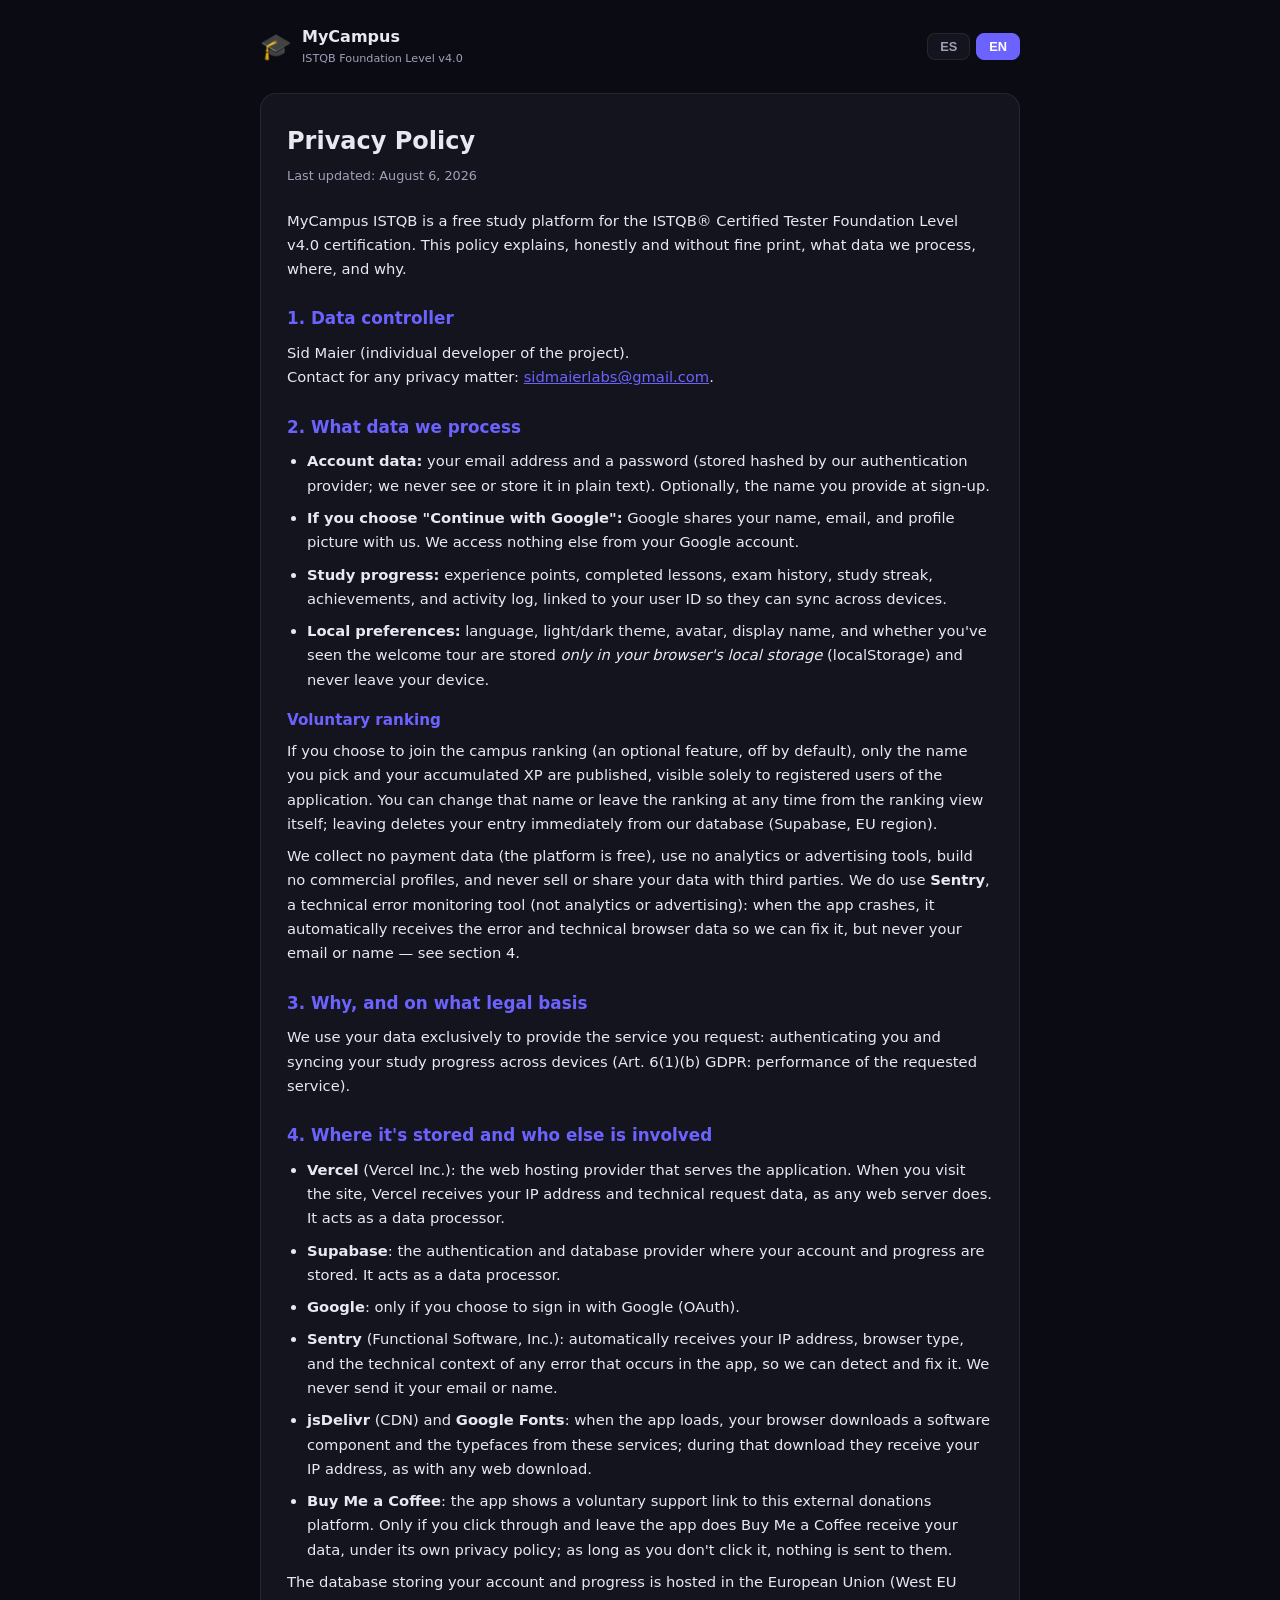
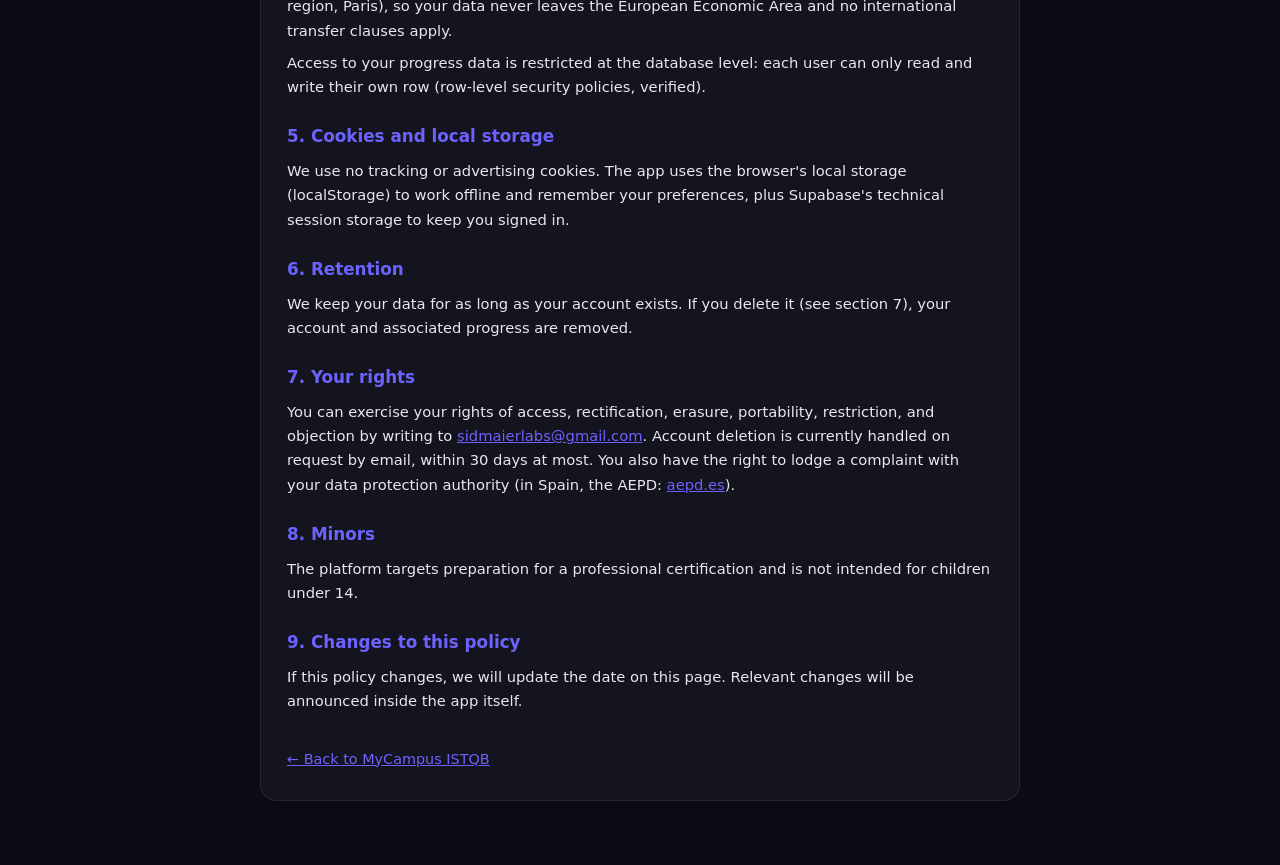
<file: privacy.html>
<!DOCTYPE html>
<html lang="es">
<head>
  <meta charset="UTF-8" />
  <meta name="viewport" content="width=device-width, initial-scale=1.0" />
  <title>MyCampus ISTQB: Política de Privacidad</title>
  <meta name="description" content="Política de privacidad de MyCampus ISTQB: qué datos guardamos, dónde y para qué." />
  <meta name="robots" content="noindex" />
  <link rel="icon" href="data:image/svg+xml,%3Csvg xmlns='http://www.w3.org/2000/svg' viewBox='0 0 100 100'%3E%3Ctext y='.9em' font-size='90'%3E%F0%9F%8E%93%3C/text%3E%3C/svg%3E" />
  <style>
    /* Página estática autocontenida: no carga styles.css a propósito, para
       que funcione aunque el resto de la app cambie o falle. */
    :root {
      --bg: #0B0B14; --card: #14141F; --text: #E8E8F0; --text2: #A0A0B8;
      --primary: #6C63FF; --border: rgba(255,255,255,0.08);
    }
    [data-theme="light"] {
      --bg: #F4F4FA; --card: #FFFFFF; --text: #1A1A2E; --text2: #55556B;
      --border: rgba(0,0,0,0.10);
    }
    * { margin: 0; padding: 0; box-sizing: border-box; }
    body {
      background: var(--bg); color: var(--text);
      font-family: 'Inter', system-ui, -apple-system, sans-serif;
      line-height: 1.65; padding: 24px 16px 64px;
    }
    .wrap { max-width: 760px; margin: 0 auto; }
    .top {
      display: flex; align-items: center; justify-content: space-between;
      gap: 12px; margin-bottom: 24px; flex-wrap: wrap;
    }
    .brand { display: flex; align-items: center; gap: 10px; text-decoration: none; color: var(--text); }
    .brand .logo { font-size: 1.6rem; }
    .brand .name { font-weight: 800; }
    .brand .sub { display: block; font-size: 0.7rem; color: var(--text2); }
    .lang { display: flex; gap: 6px; }
    .lang button {
      background: var(--card); color: var(--text2); border: 1px solid var(--border);
      border-radius: 8px; padding: 5px 12px; cursor: pointer; font-weight: 700; font-size: 0.8rem;
    }
    .lang button.active { color: #fff; background: var(--primary); border-color: var(--primary); }
    .card {
      background: var(--card); border: 1px solid var(--border);
      border-radius: 16px; padding: 28px 26px;
    }
    h1 { font-size: 1.5rem; margin-bottom: 4px; }
    .updated { color: var(--text2); font-size: 0.8rem; margin-bottom: 22px; }
    h2 { font-size: 1.05rem; margin: 24px 0 8px; color: var(--primary); }
    h3 { font-size: 0.95rem; margin: 16px 0 6px; color: var(--primary); }
    p, li { color: var(--text); font-size: 0.92rem; margin-bottom: 8px; }
    ul { padding-left: 20px; margin-bottom: 8px; }
    a { color: var(--primary); }
    .back { display: inline-block; margin-top: 26px; font-size: 0.9rem; }
    [lang-block] { display: none; }
  </style>
</head>
<body>
  <div class="wrap">
    <div class="top">
      <a class="brand" href="index.html">
        <span class="logo">🎓</span>
        <span><span class="name">MyCampus</span><span class="sub">ISTQB Foundation Level v4.0</span></span>
      </a>
      <div class="lang">
        <button id="btnES">ES</button>
        <button id="btnEN">EN</button>
      </div>
    </div>

    <!-- ==================== ESPAÑOL ==================== -->
    <div class="card" lang-block="es">
      <h1>Política de Privacidad</h1>
      <p class="updated">Última actualización: 6 de agosto de 2026</p>

      <p>MyCampus ISTQB es una plataforma gratuita de estudio para la certificación
      ISTQB® Certified Tester Foundation Level v4.0. Esta política explica, de forma
      honesta y sin letra pequeña, qué datos tratamos, dónde y para qué.</p>

      <h2>1. Responsable del tratamiento</h2>
      <p>Sid Maier (desarrollador individual del proyecto).<br />
      Contacto para cualquier asunto de privacidad:
      <a href="mailto:sidmaierlabs@gmail.com">sidmaierlabs@gmail.com</a>.</p>

      <h2>2. Qué datos tratamos</h2>
      <ul>
        <li><strong>Datos de cuenta:</strong> tu dirección de email y una contraseña
        (almacenada con hash por nuestro proveedor de autenticación; nunca la vemos ni
        la guardamos en claro). Opcionalmente, el nombre que indiques al registrarte.</li>
        <li><strong>Si eliges "Continuar con Google":</strong> Google nos comparte tu
        nombre, email y foto de perfil. No accedemos a nada más de tu cuenta de Google.</li>
        <li><strong>Progreso de estudio:</strong> puntos de experiencia, lecciones
        completadas, historial de simulacros, racha de estudio, logros y registro de
        actividad, vinculados a tu identificador de usuario para poder sincronizarlos
        entre dispositivos.</li>
        <li><strong>Preferencias locales:</strong> idioma, tema claro/oscuro, avatar,
        nombre mostrado y si ya viste el tour de bienvenida se guardan <em>solo en el
        almacenamiento local de tu navegador</em> (localStorage) y no salen de tu
        dispositivo.</li>
      </ul>

      <h3>Ranking voluntario</h3>
      <p>Si decides participar en el ranking del campus (función opcional, desactivada por
      defecto), se publica únicamente el nombre que tú elijas y tu XP acumulado, visibles solo
      para usuarios registrados de la aplicación. Puedes cambiar ese nombre o salir del ranking
      en cualquier momento desde la propia vista; al salir, tu entrada se elimina de inmediato
      de nuestra base de datos (Supabase, región UE).</p>

      <p>No recogemos datos de pago (la plataforma es gratuita), no usamos herramientas
      de analítica ni publicidad, no creamos perfiles con fines comerciales y no
      vendemos ni cedemos tus datos a terceros. Sí usamos <strong>Sentry</strong>,
      una herramienta de monitoreo técnico de errores (no es analítica ni
      publicidad): cuando la aplicación falla, nos envía automáticamente el error
      y datos técnicos del navegador para que podamos corregirlo, pero nunca tu
      email ni tu nombre — ver el punto 4.</p>

      <h2>3. Para qué y con qué base legal</h2>
      <p>Usamos tus datos exclusivamente para prestarte el servicio que solicitas:
      autenticarte y sincronizar tu progreso de estudio entre dispositivos
      (art. 6.1.b RGPD: ejecución del servicio solicitado).</p>

      <h2>4. Dónde se almacenan y quién más interviene</h2>
      <ul>
        <li><strong>Vercel</strong> (Vercel Inc.): proveedor de alojamiento web que
        sirve la aplicación. Al visitar la web, Vercel recibe tu dirección IP y datos
        técnicos de la petición, como cualquier servidor web. Actúa como encargado del
        tratamiento.</li>
        <li><strong>Supabase</strong>: proveedor de autenticación y base de datos donde
        se almacenan tu cuenta y tu progreso. Actúa como encargado del tratamiento.</li>
        <li><strong>Google</strong>: solo si eliges iniciar sesión con Google (OAuth).</li>
        <li><strong>Sentry</strong> (Functional Software, Inc.): recibe automáticamente
        tu dirección IP, tipo de navegador y el contexto técnico de cualquier error que
        ocurra en la aplicación, para que podamos detectarlo y corregirlo. Nunca le
        enviamos tu email ni tu nombre.</li>
        <li><strong>jsDelivr</strong> (CDN) y <strong>Google Fonts</strong>: al cargar
        la aplicación, tu navegador descarga de estos servicios un componente de
        software y las fuentes tipográficas; en esa descarga dichos servicios reciben
        tu dirección IP, como en cualquier descarga web.</li>
        <li><strong>Buy Me a Coffee</strong>: la aplicación muestra un enlace de
        apoyo voluntario a esta plataforma externa de donaciones. Solo si haces clic
        y sales de la aplicación, Buy Me a Coffee recibe tus datos según su propia
        política de privacidad; mientras no lo pulses, no se le envía nada.</li>
      </ul>
      <p>La base de datos donde se almacenan tu cuenta y tu progreso está alojada en la
      Unión Europea (región West EU, París), por lo que tus datos no salen del Espacio
      Económico Europeo y no aplican cláusulas de transferencia internacional.</p>
      <p>El acceso a tus datos de progreso está restringido a nivel de base de datos:
      cada usuario solo puede leer y escribir su propia fila (políticas de seguridad a
      nivel de fila, verificadas).</p>

      <h2>5. Cookies y almacenamiento local</h2>
      <p>No usamos cookies de seguimiento ni de publicidad. La aplicación usa el
      almacenamiento local del navegador (localStorage) para funcionar sin conexión y
      recordar tus preferencias, y el almacenamiento técnico de sesión de Supabase para
      mantenerte con la sesión iniciada.</p>

      <h2>6. Conservación</h2>
      <p>Conservamos tus datos mientras tu cuenta exista. Si la eliminas (ver punto 7),
      se eliminan tu cuenta y tu progreso asociado.</p>

      <h2>7. Tus derechos</h2>
      <p>Puedes ejercer tus derechos de acceso, rectificación, supresión, portabilidad,
      limitación y oposición escribiendo a
      <a href="mailto:sidmaierlabs@gmail.com">sidmaierlabs@gmail.com</a>.
      La eliminación de la cuenta se realiza actualmente bajo petición por email y se
      atiende en un plazo máximo de 30 días. También tienes derecho a reclamar ante la
      Agencia Española de Protección de Datos (<a href="https://www.aepd.es" rel="noopener">aepd.es</a>).</p>

      <h2>8. Menores</h2>
      <p>La plataforma está dirigida a la preparación de una certificación profesional
      y no está destinada a menores de 14 años.</p>

      <h2>9. Cambios en esta política</h2>
      <p>Si esta política cambia, actualizaremos la fecha de esta página. Los cambios
      relevantes se comunicarán dentro de la propia aplicación.</p>

      <a class="back" href="index.html">← Volver a MyCampus ISTQB</a>
    </div>

    <!-- ==================== ENGLISH ==================== -->
    <div class="card" lang-block="en">
      <h1>Privacy Policy</h1>
      <p class="updated">Last updated: August 6, 2026</p>

      <p>MyCampus ISTQB is a free study platform for the ISTQB® Certified Tester
      Foundation Level v4.0 certification. This policy explains, honestly and without
      fine print, what data we process, where, and why.</p>

      <h2>1. Data controller</h2>
      <p>Sid Maier (individual developer of the project).<br />
      Contact for any privacy matter:
      <a href="mailto:sidmaierlabs@gmail.com">sidmaierlabs@gmail.com</a>.</p>

      <h2>2. What data we process</h2>
      <ul>
        <li><strong>Account data:</strong> your email address and a password (stored
        hashed by our authentication provider; we never see or store it in plain text).
        Optionally, the name you provide at sign-up.</li>
        <li><strong>If you choose "Continue with Google":</strong> Google shares your
        name, email, and profile picture with us. We access nothing else from your
        Google account.</li>
        <li><strong>Study progress:</strong> experience points, completed lessons, exam
        history, study streak, achievements, and activity log, linked to your user ID
        so they can sync across devices.</li>
        <li><strong>Local preferences:</strong> language, light/dark theme, avatar,
        display name, and whether you've seen the welcome tour are stored <em>only in
        your browser's local storage</em> (localStorage) and never leave your device.</li>
      </ul>

      <h3>Voluntary ranking</h3>
      <p>If you choose to join the campus ranking (an optional feature, off by default), only
      the name you pick and your accumulated XP are published, visible solely to registered
      users of the application. You can change that name or leave the ranking at any time from
      the ranking view itself; leaving deletes your entry immediately from our database
      (Supabase, EU region).</p>

      <p>We collect no payment data (the platform is free), use no analytics or
      advertising tools, build no commercial profiles, and never sell or share your
      data with third parties. We do use <strong>Sentry</strong>, a technical error
      monitoring tool (not analytics or advertising): when the app crashes, it
      automatically receives the error and technical browser data so we can fix it,
      but never your email or name — see section 4.</p>

      <h2>3. Why, and on what legal basis</h2>
      <p>We use your data exclusively to provide the service you request:
      authenticating you and syncing your study progress across devices
      (Art. 6(1)(b) GDPR: performance of the requested service).</p>

      <h2>4. Where it's stored and who else is involved</h2>
      <ul>
        <li><strong>Vercel</strong> (Vercel Inc.): the web hosting provider that
        serves the application. When you visit the site, Vercel receives your IP
        address and technical request data, as any web server does. It acts as a data
        processor.</li>
        <li><strong>Supabase</strong>: the authentication and database provider where
        your account and progress are stored. It acts as a data processor.</li>
        <li><strong>Google</strong>: only if you choose to sign in with Google (OAuth).</li>
        <li><strong>Sentry</strong> (Functional Software, Inc.): automatically receives
        your IP address, browser type, and the technical context of any error that
        occurs in the app, so we can detect and fix it. We never send it your email or
        name.</li>
        <li><strong>jsDelivr</strong> (CDN) and <strong>Google Fonts</strong>: when the
        app loads, your browser downloads a software component and the typefaces from
        these services; during that download they receive your IP address, as with any
        web download.</li>
        <li><strong>Buy Me a Coffee</strong>: the app shows a voluntary support
        link to this external donations platform. Only if you click through and
        leave the app does Buy Me a Coffee receive your data, under its own privacy
        policy; as long as you don't click it, nothing is sent to them.</li>
      </ul>
      <p>The database storing your account and progress is hosted in the European Union
      (West EU region, Paris), so your data never leaves the European Economic Area and
      no international transfer clauses apply.</p>
      <p>Access to your progress data is restricted at the database level: each user
      can only read and write their own row (row-level security policies, verified).</p>

      <h2>5. Cookies and local storage</h2>
      <p>We use no tracking or advertising cookies. The app uses the browser's local
      storage (localStorage) to work offline and remember your preferences, plus
      Supabase's technical session storage to keep you signed in.</p>

      <h2>6. Retention</h2>
      <p>We keep your data for as long as your account exists. If you delete it (see
      section 7), your account and associated progress are removed.</p>

      <h2>7. Your rights</h2>
      <p>You can exercise your rights of access, rectification, erasure, portability,
      restriction, and objection by writing to
      <a href="mailto:sidmaierlabs@gmail.com">sidmaierlabs@gmail.com</a>.
      Account deletion is currently handled on request by email, within 30 days at
      most. You also have the right to lodge a complaint with your data protection
      authority (in Spain, the AEPD: <a href="https://www.aepd.es" rel="noopener">aepd.es</a>).</p>

      <h2>8. Minors</h2>
      <p>The platform targets preparation for a professional certification and is not
      intended for children under 14.</p>

      <h2>9. Changes to this policy</h2>
      <p>If this policy changes, we will update the date on this page. Relevant changes
      will be announced inside the app itself.</p>

      <a class="back" href="index.html">← Back to MyCampus ISTQB</a>
    </div>
  </div>

  <script>
    // Reutiliza las mismas claves de localStorage que la app para que idioma
    // y tema sean coherentes al navegar entre index.html y esta página.
    (function () {
      var lang = 'es', theme = 'dark';
      try {
        // F6 (review final 2026-07-25): i18n.restore() ahora respeta
        // navigator.language en primera visita (sin preferencia guardada) —
        // replicado aquí para que un visitante EN no vea landing EN y
        // privacidad ES por defecto.
        var savedLang = localStorage.getItem('mycampus_lang');
        if (savedLang) {
          lang = savedLang;
        } else if (typeof navigator !== 'undefined' && navigator.language) {
          lang = navigator.language.toLowerCase().indexOf('es') === 0 ? 'es' : 'en';
        }
        theme = localStorage.getItem('mycampus_theme') || 'dark';
      } catch (e) {}
      document.body.setAttribute('data-theme', theme);

      function apply(l) {
        document.documentElement.lang = l;
        document.querySelectorAll('[lang-block]').forEach(function (el) {
          el.style.display = el.getAttribute('lang-block') === l ? 'block' : 'none';
        });
        document.getElementById('btnES').classList.toggle('active', l === 'es');
        document.getElementById('btnEN').classList.toggle('active', l === 'en');
        document.title = l === 'es'
          ? 'MyCampus ISTQB: Política de Privacidad'
          : 'MyCampus ISTQB: Privacy Policy';
      }
      function setLang(l) {
        try { localStorage.setItem('mycampus_lang', l); } catch (e) {}
        apply(l);
      }
      document.getElementById('btnES').addEventListener('click', function () { setLang('es'); });
      document.getElementById('btnEN').addEventListener('click', function () { setLang('en'); });
      apply(lang);
    })();
  </script>
</body>
</html>
</file>
